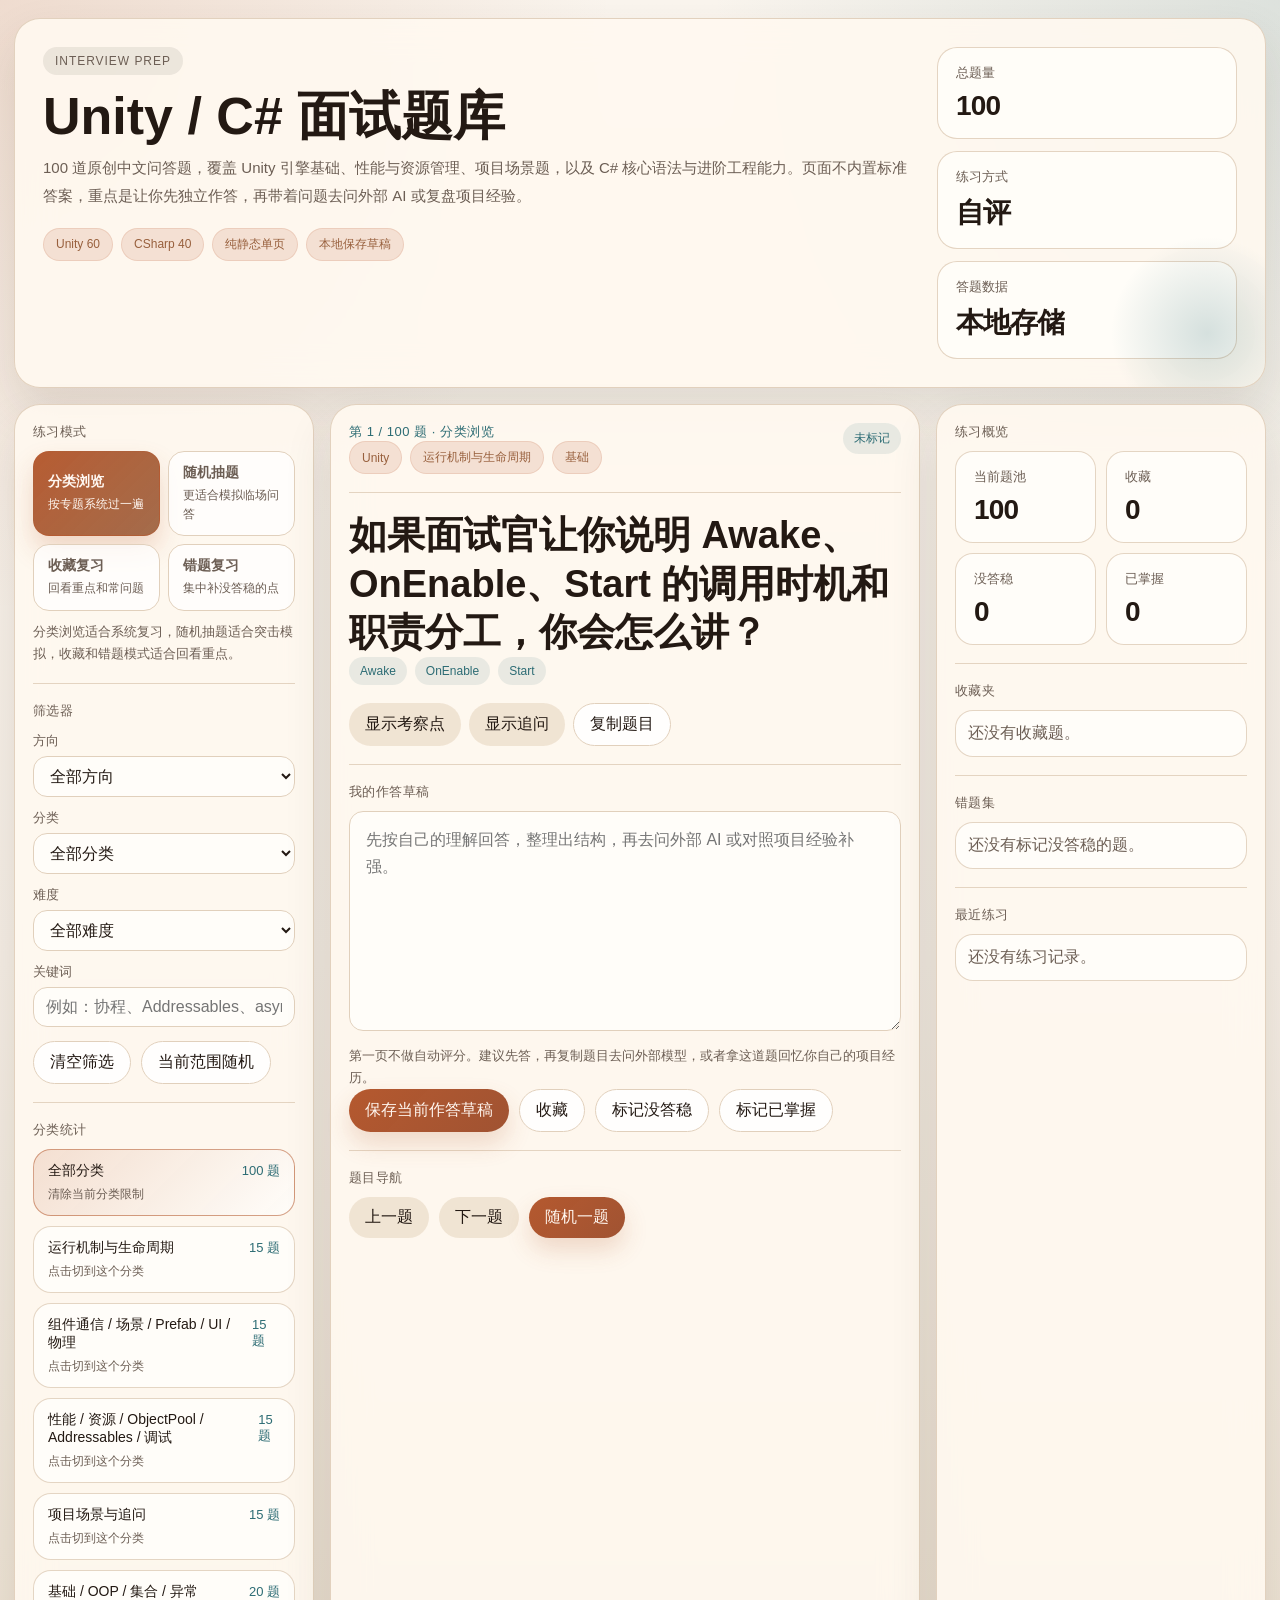
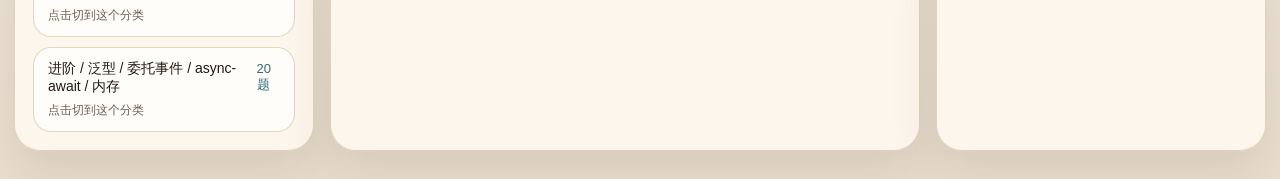
<file: InterviewPrep/index.html>
<!DOCTYPE html>
<html lang="zh-CN">
<head>
<meta charset="UTF-8">
<meta name="viewport" content="width=device-width, initial-scale=1.0">
<title>Unity / C# 面试题库</title>
<link rel="icon" href="data:image/svg+xml,%3Csvg xmlns='http://www.w3.org/2000/svg' viewBox='0 0 64 64'%3E%3Crect width='64' height='64' rx='16' fill='%23f3ddcf'/%3E%3Cpath d='M17 19h10l6 22h-6l-1.2-4.5h-6.6L18 41h-6l5-22zm3 13h4.4L22.2 24h-.1L20 32z' fill='%23b5592f'/%3E%3Cpath d='M39 21h8.5c7 0 11.5 3.9 11.5 10.1S54.6 42 47.7 42H39V21zm6 5v11h2.2c3.7 0 5.8-1.9 5.8-5.6 0-3.6-2.2-5.4-5.8-5.4H45z' fill='%232d6c74'/%3E%3C/svg%3E">
<link rel="stylesheet" href="styles.css">
</head>
<body>
<div class="page-shell">
  <header class="hero">
    <div class="hero-copy">
      <div class="hero-kicker">Interview Prep</div>
      <h1>Unity / C# 面试题库</h1>
      <p><span id="heroIntroCount">100</span> 道原创中文问答题，覆盖 Unity 引擎基础、性能与资源管理、项目场景题，以及 C# 核心语法与进阶工程能力。页面不内置标准答案，重点是让你先独立作答，再带着问题去问外部 AI 或复盘项目经验。</p>
      <div class="hero-tags">
        <span class="chip" id="heroUnityCount">Unity 60</span>
        <span class="chip" id="heroCSharpCount">CSharp 40</span>
        <span class="chip">纯静态单页</span>
        <span class="chip">本地保存草稿</span>
      </div>
    </div>
    <div class="hero-stats">
      <div class="stat-card">
        <div class="stat-label">总题量</div>
        <div class="stat-value" id="heroTotalCount">100</div>
      </div>
      <div class="stat-card">
        <div class="stat-label">练习方式</div>
        <div class="stat-value">自评</div>
      </div>
      <div class="stat-card">
        <div class="stat-label">答题数据</div>
        <div class="stat-value">本地存储</div>
      </div>
    </div>
  </header>

  <div class="layout">
    <aside class="panel sidebar">
      <section class="section">
        <div class="section-title">练习模式</div>
        <div class="mode-grid" id="modeButtons"></div>
        <p class="section-hint">分类浏览适合系统复习，随机抽题适合突击模拟，收藏和错题模式适合回看重点。</p>
      </section>

      <section class="section">
        <div class="section-title">筛选器</div>
        <label for="sectionFilter">方向</label>
        <select id="sectionFilter"></select>

        <label for="categoryFilter">分类</label>
        <select id="categoryFilter"></select>

        <label for="difficultyFilter">难度</label>
        <select id="difficultyFilter"></select>

        <label for="keywordInput">关键词</label>
        <input id="keywordInput" type="text" placeholder="例如：协程、Addressables、async">

        <div class="inline-actions compact">
          <button class="ghost" id="clearFiltersBtn" type="button">清空筛选</button>
          <button class="ghost" id="randomWithinFilterBtn" type="button">当前范围随机</button>
        </div>
      </section>

      <section class="section">
        <div class="section-title">分类统计</div>
        <div class="stat-list" id="categoryStats"></div>
      </section>
    </aside>

    <main class="panel main-panel">
      <section class="section main-header">
        <div class="question-overview">
          <div class="eyebrow" id="questionIndex">准备加载题库...</div>
          <div class="meta-row">
            <span class="meta-pill" id="questionSection">-</span>
            <span class="meta-pill" id="questionCategory">-</span>
            <span class="meta-pill" id="questionDifficulty">-</span>
          </div>
        </div>
        <div class="status-row" id="questionStatus"></div>
      </section>

      <section class="section" id="questionContent">
        <h2 class="question-title" id="questionPrompt">题目加载中...</h2>
        <div class="chip-row" id="questionTags"></div>
        <div class="question-tools">
          <button class="secondary" id="toggleIntentBtn" type="button">显示考察点</button>
          <button class="secondary" id="toggleFollowUpsBtn" type="button">显示追问</button>
          <button class="ghost" id="copyQuestionBtn" type="button">复制题目</button>
        </div>

        <div class="detail-card hidden" id="intentPanel">
          <div class="detail-title">考察点</div>
          <ul class="bullet-list" id="intentList"></ul>
        </div>

        <div class="detail-card hidden" id="followUpsPanel">
          <div class="detail-title">可能追问</div>
          <ul class="bullet-list" id="followUpList"></ul>
        </div>
      </section>

      <section class="section answer-section">
        <div class="section-title">我的作答草稿</div>
        <textarea id="draftInput" placeholder="先按自己的理解回答，整理出结构，再去问外部 AI 或对照项目经验补强。"></textarea>
        <p class="section-hint">第一页不做自动评分。建议先答，再复制题目去问外部模型，或者拿这道题回忆你自己的项目经历。</p>

        <div class="inline-actions">
          <button class="primary" id="saveDraftBtn" type="button">保存当前作答草稿</button>
          <button class="ghost" id="favoriteBtn" type="button">收藏</button>
          <button class="ghost" id="wrongBtn" type="button">标记没答稳</button>
          <button class="ghost" id="masteredBtn" type="button">标记已掌握</button>
        </div>
      </section>

      <section class="section nav-section">
        <div class="section-title">题目导航</div>
        <div class="inline-actions">
          <button class="secondary" id="prevBtn" type="button">上一题</button>
          <button class="secondary" id="nextBtn" type="button">下一题</button>
          <button class="primary" id="randomBtn" type="button">随机一题</button>
        </div>
      </section>

      <section class="empty-state hidden" id="emptyState">
        <div class="empty-title">当前筛选下没有可练习的题目</div>
        <p>可以先清空筛选，或者切回分类浏览，再重新抽题。</p>
        <div class="inline-actions">
          <button class="secondary" id="emptyClearFiltersBtn" type="button">清空筛选</button>
          <button class="ghost" id="switchBrowseBtn" type="button">切回分类浏览</button>
        </div>
      </section>
    </main>

    <aside class="panel side-panel">
      <section class="section">
        <div class="section-title">练习概览</div>
        <div class="summary-grid">
          <div class="summary-card">
            <div class="summary-label">当前题池</div>
            <div class="summary-value" id="poolCount">0</div>
          </div>
          <div class="summary-card">
            <div class="summary-label">收藏</div>
            <div class="summary-value" id="favoriteCount">0</div>
          </div>
          <div class="summary-card">
            <div class="summary-label">没答稳</div>
            <div class="summary-value" id="wrongCount">0</div>
          </div>
          <div class="summary-card">
            <div class="summary-label">已掌握</div>
            <div class="summary-value" id="masteredCount">0</div>
          </div>
        </div>
      </section>

      <section class="section">
        <div class="section-title">收藏夹</div>
        <div class="mini-list" id="favoritesList"></div>
      </section>

      <section class="section">
        <div class="section-title">错题集</div>
        <div class="mini-list" id="wrongList"></div>
      </section>

      <section class="section">
        <div class="section-title">最近练习</div>
        <div class="mini-list" id="historyList"></div>
      </section>
    </aside>
  </div>
</div>

<div class="toast" id="toast" aria-live="polite"></div>

<script src="questions.js"></script>
<script src="app.js"></script>
</body>
</html>
</file>
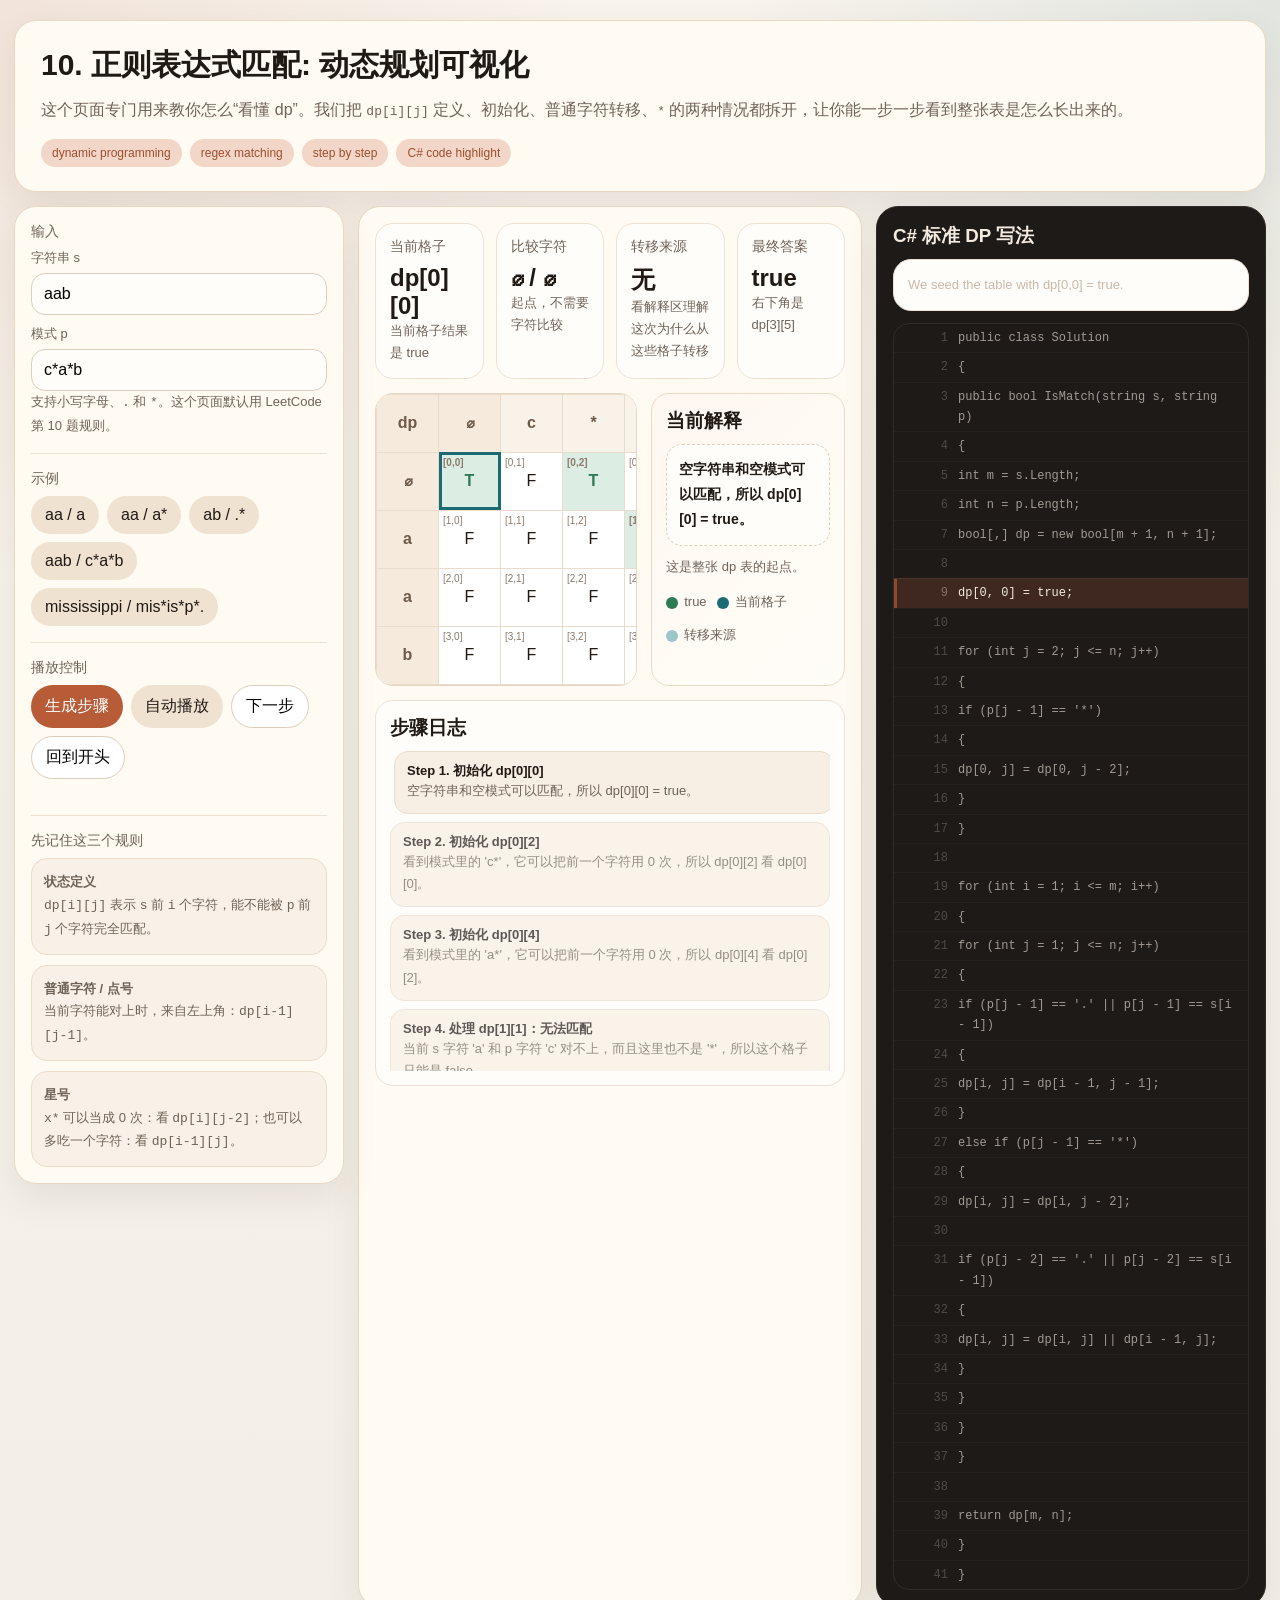
<file: Demos/regex-dp.html>
<!DOCTYPE html>
<html lang="zh-CN">
<head>
<meta charset="UTF-8">
<meta name="viewport" content="width=device-width, initial-scale=1.0">
<title>Regex DP Demo</title>
<style>
:root{
  --bg:#f3efe7;
  --panel:#fffaf2;
  --line:#e7d7c3;
  --ink:#201914;
  --muted:#6f6257;
  --accent:#b85c38;
  --accent-soft:#f2d7c9;
  --good:#2d7a54;
  --good-soft:#dceee4;
  --warn:#9c4f2e;
  --focus:#1c6b74;
  --code:#1d1a18;
}
*{box-sizing:border-box}
body{
  margin:0;
  background:
    radial-gradient(circle at top left, rgba(184,92,56,.10), transparent 28%),
    radial-gradient(circle at top right, rgba(28,107,116,.10), transparent 26%),
    linear-gradient(180deg, #f8f3ec 0%, var(--bg) 100%);
  color:var(--ink);
  font-family:"Microsoft YaHei UI","PingFang SC",sans-serif;
}
.page{max-width:1400px;margin:20px auto;padding:0 14px}
.hero,.panel{
  background:var(--panel);
  border:1px solid var(--line);
  border-radius:22px;
  box-shadow:0 14px 36px rgba(77,54,32,.09);
}
.hero{padding:24px 26px}
.hero h1{margin:0 0 10px;font-size:30px}
.hero p{margin:0;color:var(--muted);line-height:1.8}
.tags{display:flex;gap:8px;flex-wrap:wrap;margin-top:14px}
.tag{
  padding:7px 11px;border-radius:999px;
  background:var(--accent-soft);color:var(--warn);font-size:12px
}
.layout{display:grid;grid-template-columns:330px 1fr 390px;gap:14px;margin-top:14px}
.panel-inner{padding:16px}
.sticky{position:sticky;top:16px;align-self:start}
.section+.section{margin-top:16px;padding-top:16px;border-top:1px solid #eee1d4}
.title{font-size:14px;color:var(--muted);margin-bottom:8px}
label{display:block;font-size:13px;color:var(--muted);margin-bottom:6px}
textarea,input,button{font:inherit}
textarea,input[type=text]{width:100%;padding:11px 12px;border-radius:14px;border:1px solid #decdbc;background:#fffdf9}
textarea{min-height:74px;resize:vertical}
.btns{display:flex;gap:8px;flex-wrap:wrap}
button{
  border:0;border-radius:999px;padding:10px 14px;cursor:pointer;
  transition:transform .16s ease, background .16s ease, opacity .16s ease
}
button:hover{transform:translateY(-1px)}
.primary{background:var(--accent);color:#fff}
.secondary{background:#efe2d1;color:var(--ink)}
.ghost{background:#fff;border:1px solid #decdbc}
.status{display:grid;grid-template-columns:repeat(4,1fr);gap:12px}
.card,.box,.code-note-panel{
  background:#fffdf9;border:1px solid #eee1d4;border-radius:18px;padding:14px
}
.value{font-size:24px;font-weight:800;margin-top:6px}
.sub{font-size:13px;color:var(--muted);line-height:1.7}
.explain-grid{display:grid;grid-template-columns:1.15fr .85fr;gap:14px;margin-top:14px}
.table-wrap{overflow:auto;border-radius:18px;border:1px solid #e6d6c4;background:#fff}
table{border-collapse:collapse;width:max-content;min-width:100%}
th,td{
  width:62px;height:58px;border:1px solid #eadccd;
  text-align:center;vertical-align:middle;position:relative
}
th{
  background:#f9f2e8;font-weight:700;color:#6d5a4a
}
.axis-label{background:#f5eadc;font-weight:700}
.cell-true{background:var(--good-soft);color:var(--good);font-weight:800}
.cell-false{background:#fff}
.cell-current{outline:3px solid var(--focus);outline-offset:-3px;z-index:1}
.cell-source{
  box-shadow:inset 0 0 0 2px rgba(28,107,116,.30)
}
.tiny{
  position:absolute;left:4px;top:4px;
  font-size:10px;color:#8c7a6c
}
.logic{
  background:linear-gradient(135deg,#fff7f0 0%,#fffdf8 100%);
  border:1px solid #ecd9c4;border-radius:18px;padding:14px
}
.logic h3,.box h3,.code h3{margin:0 0 10px}
.logic p,.logic li,.step-log,.rule,.legend,.error,.help{font-size:13px;line-height:1.75;color:var(--muted)}
.rule-list{display:grid;gap:10px}
.rule{
  border-radius:16px;padding:12px;background:#f9f1e7;border:1px solid #ecdcc9
}
.legend{display:flex;gap:10px;flex-wrap:wrap}
.dot{
  display:inline-block;width:12px;height:12px;border-radius:999px;margin-right:6px;vertical-align:middle
}
.dot.true{background:var(--good)}
.dot.current{background:var(--focus)}
.dot.source{background:#9bc7cb}
.steps{display:grid;gap:8px;max-height:320px;overflow:auto}
.step{
  padding:10px 12px;border-radius:14px;background:#f7efe4;border:1px solid #eadccd;opacity:.72
}
.step.active{opacity:1;transform:translateX(4px)}
.step-title{font-weight:700;font-size:13px}
.error{color:#a54433;min-height:20px}
.code{
  background:var(--code);color:#f4eadf;border:1px solid #2f2a25;border-radius:22px
}
.codeblock{margin-top:12px;border:1px solid rgba(255,255,255,.08);border-radius:16px;overflow:hidden}
.cline{
  display:grid;grid-template-columns:42px 1fr;gap:10px;padding:4px 12px;
  font-family:Consolas,monospace;font-size:12px;line-height:1.7;
  border-top:1px solid rgba(255,255,255,.06)
}
.cline:first-child{border-top:0}
.cline.active{background:rgba(184,92,56,.22);box-shadow:inset 3px 0 0 rgba(184,92,56,.65)}
.cline.dim{opacity:.62}
.no{text-align:right;color:rgba(255,255,255,.35)}
.code-note{color:#c8b9aa;font-size:13px;line-height:1.7}
.formula{
  font-size:14px;line-height:1.8;background:#fffdf9;border:1px dashed #e2cfb8;padding:12px;border-radius:16px
}
@media(max-width:1180px){
  .layout{grid-template-columns:330px 1fr}
  .code{grid-column:1/-1}
  .sticky{position:static}
}
@media(max-width:860px){
  .layout,.status,.explain-grid{grid-template-columns:1fr}
}
</style>
</head>
<body>
<div class="page">
  <div class="hero">
    <h1>10. 正则表达式匹配: 动态规划可视化</h1>
    <p>这个页面专门用来教你怎么“看懂 dp”。我们把 <code>dp[i][j]</code> 定义、初始化、普通字符转移、<code>*</code> 的两种情况都拆开，让你能一步一步看到整张表是怎么长出来的。</p>
    <div class="tags">
      <span class="tag">dynamic programming</span>
      <span class="tag">regex matching</span>
      <span class="tag">step by step</span>
      <span class="tag">C# code highlight</span>
    </div>
  </div>

  <div class="layout">
    <div class="panel sticky">
      <div class="panel-inner">
        <div class="section">
          <div class="title">输入</div>
          <label for="sInput">字符串 s</label>
          <input id="sInput" type="text" value="aab">
          <label for="pInput" style="margin-top:10px">模式 p</label>
          <input id="pInput" type="text" value="c*a*b">
          <div class="help">支持小写字母、<code>.</code> 和 <code>*</code>。这个页面默认用 LeetCode 第 10 题规则。</div>
        </div>

        <div class="section">
          <div class="title">示例</div>
          <div class="btns">
            <button class="secondary" data-sample="aa|a">aa / a</button>
            <button class="secondary" data-sample="aa|a*">aa / a*</button>
            <button class="secondary" data-sample="ab|.*">ab / .*</button>
            <button class="secondary" data-sample="aab|c*a*b">aab / c*a*b</button>
            <button class="secondary" data-sample="mississippi|mis*is*p*.">mississippi / mis*is*p*.</button>
          </div>
        </div>

        <div class="section">
          <div class="title">播放控制</div>
          <div class="btns">
            <button class="primary" id="buildBtn">生成步骤</button>
            <button class="secondary" id="playBtn">自动播放</button>
            <button class="ghost" id="stepBtn">下一步</button>
            <button class="ghost" id="resetBtn">回到开头</button>
          </div>
          <div class="error" id="errorBox"></div>
        </div>

        <div class="section">
          <div class="title">先记住这三个规则</div>
          <div class="rule-list">
            <div class="rule"><strong>状态定义</strong><br><code>dp[i][j]</code> 表示 <code>s</code> 前 <code>i</code> 个字符，能不能被 <code>p</code> 前 <code>j</code> 个字符完全匹配。</div>
            <div class="rule"><strong>普通字符 / 点号</strong><br>当前字符能对上时，来自左上角：<code>dp[i-1][j-1]</code>。</div>
            <div class="rule"><strong>星号</strong><br><code>x*</code> 可以当成 0 次：看 <code>dp[i][j-2]</code>；也可以多吃一个字符：看 <code>dp[i-1][j]</code>。</div>
          </div>
        </div>
      </div>
    </div>

    <div class="panel">
      <div class="panel-inner">
        <div class="status">
          <div class="card">
            <div class="title">当前格子</div>
            <div class="value" id="cellValue">-</div>
            <div class="sub" id="cellSub">先生成步骤</div>
          </div>
          <div class="card">
            <div class="title">比较字符</div>
            <div class="value" id="charValue">-</div>
            <div class="sub" id="charSub">等待步骤</div>
          </div>
          <div class="card">
            <div class="title">转移来源</div>
            <div class="value" id="sourceValue">-</div>
            <div class="sub" id="sourceSub">等待步骤</div>
          </div>
          <div class="card">
            <div class="title">最终答案</div>
            <div class="value" id="answerValue">-</div>
            <div class="sub" id="answerSub">看右下角格子</div>
          </div>
        </div>

        <div class="explain-grid">
          <div class="table-wrap">
            <table id="dpTable"></table>
          </div>
          <div class="logic">
            <h3>当前解释</h3>
            <div class="formula" id="formulaBox">点击“生成步骤”后，这里会解释为什么当前这个格子是 true 或 false。</div>
            <p id="detailBox" style="margin-top:10px">这题难在 <code>*</code> 不是单独匹配自己，而是控制前一个字符重复多少次。</p>
            <div class="legend" style="margin-top:12px">
              <span><span class="dot true"></span>true</span>
              <span><span class="dot current"></span>当前格子</span>
              <span><span class="dot source"></span>转移来源</span>
            </div>
          </div>
        </div>

        <div class="box" style="margin-top:14px">
          <h3>步骤日志</h3>
          <div class="steps" id="stepList"></div>
        </div>
      </div>
    </div>

    <div class="panel code">
      <div class="panel-inner">
        <h3>C# 标准 DP 写法</h3>
        <div class="code-note-panel">
          <div class="code-note" id="codeExplain">当前步骤会高亮对应代码段，帮助你把“表格上的动作”和“代码里的 if/else”连起来。</div>
        </div>
        <div class="codeblock" id="codeBlock"></div>
      </div>
    </div>
  </div>
</div>

<script>
const codeLines = [
"public class Solution",
"{",
"    public bool IsMatch(string s, string p)",
"    {",
"        int m = s.Length;",
"        int n = p.Length;",
"        bool[,] dp = new bool[m + 1, n + 1];",
"",
"        dp[0, 0] = true;",
"",
"        for (int j = 2; j <= n; j++)",
"        {",
"            if (p[j - 1] == '*')",
"            {",
"                dp[0, j] = dp[0, j - 2];",
"            }",
"        }",
"",
"        for (int i = 1; i <= m; i++)",
"        {",
"            for (int j = 1; j <= n; j++)",
"            {",
"                if (p[j - 1] == '.' || p[j - 1] == s[i - 1])",
"                {",
"                    dp[i, j] = dp[i - 1, j - 1];",
"                }",
"                else if (p[j - 1] == '*')",
"                {",
"                    dp[i, j] = dp[i, j - 2];",
"",
"                    if (p[j - 2] == '.' || p[j - 2] == s[i - 1])",
"                    {",
"                        dp[i, j] = dp[i, j] || dp[i - 1, j];",
"                    }",
"                }",
"            }",
"        }",
"",
"        return dp[m, n];",
"    }",
"}"
];

const $ = id => document.getElementById(id);
const el = {
  sInput: $("sInput"),
  pInput: $("pInput"),
  build: $("buildBtn"),
  play: $("playBtn"),
  step: $("stepBtn"),
  reset: $("resetBtn"),
  error: $("errorBox"),
  dpTable: $("dpTable"),
  stepList: $("stepList"),
  cellValue: $("cellValue"),
  cellSub: $("cellSub"),
  charValue: $("charValue"),
  charSub: $("charSub"),
  sourceValue: $("sourceValue"),
  sourceSub: $("sourceSub"),
  answerValue: $("answerValue"),
  answerSub: $("answerSub"),
  formulaBox: $("formulaBox"),
  detailBox: $("detailBox"),
  codeExplain: $("codeExplain"),
  codeBlock: $("codeBlock")
};

const state = {
  steps: [],
  index: 0,
  timer: null,
  data: null
};

function validateInput(s, p) {
  if (s.length > 20 || p.length > 20) {
    throw new Error("为了方便展示，这个页面要求 s 和 p 长度都不超过 20。");
  }
  if (!/^[a-z]*$/.test(s)) {
    throw new Error("字符串 s 这里只接受小写字母。");
  }
  if (!/^[a-z.*]*$/.test(p)) {
    throw new Error("模式 p 这里只接受小写字母、. 和 *。");
  }
  for (let i = 0; i < p.length; i++) {
    if (p[i] === '*') {
      if (i === 0 || p[i - 1] === '*') {
        throw new Error("模式不合法：'*' 不能出现在开头，也不能连续出现。");
      }
    }
  }
}

function emptyMatrix(rows, cols, value) {
  return Array.from({ length: rows }, () => Array(cols).fill(value));
}

function snapshotDp(dp) {
  return dp.map(row => row.slice());
}

function charMatch(sc, pc) {
  return pc === '.' || sc === pc;
}

function buildSteps(s, p) {
  validateInput(s, p);
  const m = s.length;
  const n = p.length;
  const dp = emptyMatrix(m + 1, n + 1, false);
  const steps = [];

  dp[0][0] = true;
  steps.push({
    phase: "base",
    i: 0,
    j: 0,
    value: true,
    sources: [],
    title: "初始化 dp[0][0]",
    explain: "空字符串和空模式可以匹配，所以 dp[0][0] = true。",
    detail: "这是整张 dp 表的起点。",
    codeLines: [9],
    codeText: "We seed the table with dp[0,0] = true."
  });

  for (let j = 2; j <= n; j++) {
    if (p[j - 1] === '*') {
      dp[0][j] = dp[0][j - 2];
      steps.push({
        phase: "empty-star",
        i: 0,
        j,
        value: dp[0][j],
        sources: [{ i: 0, j: j - 2 }],
        title: `初始化 dp[0][${j}]`,
        explain: `看到模式里的 '${p[j - 2]}*'，它可以把前一个字符用 0 次，所以 dp[0][${j}] 看 dp[0][${j - 2}]。`,
        detail: `空串只能和“可以整体删掉”的模式匹配，比如 a*、a*b*、c*a*b*。当前结果是 ${dp[0][j] ? "true" : "false"}。`,
        codeLines: [11,12,13,14,15,16],
        codeText: "When p[j-1] is '*', empty string can inherit from dp[0, j-2]."
      });
    }
  }

  for (let i = 1; i <= m; i++) {
    for (let j = 1; j <= n; j++) {
      const sc = s[i - 1];
      const pc = p[j - 1];

      if (pc === '.' || pc === sc) {
        dp[i][j] = dp[i - 1][j - 1];
        steps.push({
          phase: "direct",
          i,
          j,
          value: dp[i][j],
          sources: [{ i: i - 1, j: j - 1 }],
          title: `处理 dp[${i}][${j}]：普通匹配`,
          explain: `当前 s 字符 '${sc}' 和 p 字符 '${pc}' 能直接匹配，所以看左上角 dp[${i - 1}][${j - 1}]。`,
          detail: `普通字符或 '.' 都只能各自消耗一个字符，所以来源只有左上角。当前结果是 ${dp[i][j] ? "true" : "false"}。`,
          codeLines: [23,24,25],
          codeText: "Direct match or '.' means the cell inherits from dp[i-1, j-1]."
        });
      } else if (pc === '*') {
        const zeroUse = dp[i][j - 2];
        let multiUse = false;
        let canRepeat = false;

        if (j >= 2 && charMatch(sc, p[j - 2])) {
          canRepeat = true;
          multiUse = dp[i - 1][j];
        }

        dp[i][j] = zeroUse || multiUse;

        steps.push({
          phase: "star",
          i,
          j,
          value: dp[i][j],
          sources: canRepeat
            ? [{ i, j: j - 2 }, { i: i - 1, j }]
            : [{ i, j: j - 2 }],
          title: `处理 dp[${i}][${j}]：星号匹配`,
          explain: canRepeat
            ? `当前是 '${p[j - 2]}*'。它可以不用，看 dp[${i}][${j - 2}]；也可以继续吃一个 '${sc}'，看 dp[${i - 1}][${j}]。`
            : `当前是 '${p[j - 2]}*'，但 '${p[j - 2]}' 和 '${sc}' 对不上，所以只能把 '${p[j - 2]}*' 当成出现 0 次，去看 dp[${i}][${j - 2}]。`,
          detail: canRepeat
            ? `星号最核心就是“两条路”同时存在：0 次 or 多次。当前结果 = ${zeroUse} || ${multiUse} => ${dp[i][j]}.`
            : `因为前一个字符和当前 s 字符不能匹配，星号这次没有资格“继续吃字符”，只剩下 0 次这条路。当前结果是 ${dp[i][j] ? "true" : "false"}。`,
          codeLines: canRepeat ? [27,28,29,31,32,33,34] : [27,28,29,31,32,33,34],
          codeText: "For '*', first try zero usage via dp[i, j-2], then optionally consume one more char via dp[i-1, j]."
        });
      } else {
        dp[i][j] = false;
        steps.push({
          phase: "mismatch",
          i,
          j,
          value: false,
          sources: [],
          title: `处理 dp[${i}][${j}]：无法匹配`,
          explain: `当前 s 字符 '${sc}' 和 p 字符 '${pc}' 对不上，而且这里也不是 '*'，所以这个格子只能是 false。`,
          detail: "普通字符匹配不上时，没有别的转移路径。",
          codeLines: [23,27],
          codeText: "Neither direct match nor '*' branch applies, so the cell remains false."
        });
      }
    }
  }

  steps.push({
    phase: "answer",
    i: m,
    j: n,
    value: dp[m][n],
    sources: [{ i: m, j: n }],
    title: "查看最终答案",
    explain: `右下角 dp[${m}][${n}] 就是最终答案：${dp[m][n]}.`,
    detail: "因为它表示“整个字符串 s”能不能被“整个模式 p”完全匹配。",
    codeLines: [39],
    codeText: "The answer is the bottom-right cell dp[m, n]."
  });

  return { s, p, dp, steps };
}

function renderCode(lines, text) {
  const active = new Set(lines);
  el.codeBlock.innerHTML = "";
  codeLines.forEach((line, idx) => {
    const row = document.createElement("div");
    row.className = "cline";
    if (active.size > 0) {
      row.classList.add(active.has(idx + 1) ? "active" : "dim");
    }
    row.innerHTML = `<div class="no">${idx + 1}</div><div>${line || " "}</div>`;
    el.codeBlock.appendChild(row);
  });
  el.codeExplain.textContent = text;
}

function labelForPrefix(text, count) {
  if (count === 0) {
    return "∅";
  }
  return text[count - 1];
}

function renderTable() {
  if (!state.data) {
    el.dpTable.innerHTML = "";
    return;
  }
  const { s, p, dp } = state.data;
  const current = state.steps[state.index];
  const sourceKey = new Set((current.sources || []).map(pos => `${pos.i},${pos.j}`));
  let html = "<tr><th class='axis-label'>dp</th><th class='axis-label'>∅</th>";
  for (let j = 1; j <= p.length; j++) {
    html += `<th>${p[j - 1]}</th>`;
  }
  html += "</tr>";

  for (let i = 0; i <= s.length; i++) {
    html += `<tr><th class='axis-label'>${labelForPrefix(s, i)}</th>`;
    for (let j = 0; j <= p.length; j++) {
      const classes = [];
      classes.push(dp[i][j] ? "cell-true" : "cell-false");
      if (current.i === i && current.j === j) {
        classes.push("cell-current");
      }
      if (sourceKey.has(`${i},${j}`)) {
        classes.push("cell-source");
      }
      html += `<td class="${classes.join(" ")}"><span class="tiny">[${i},${j}]</span>${dp[i][j] ? "T" : "F"}</td>`;
    }
    html += "</tr>";
  }
  el.dpTable.innerHTML = html;
}

function renderSteps() {
  el.stepList.innerHTML = "";
  state.steps.forEach((step, idx) => {
    const item = document.createElement("div");
    item.className = "step" + (idx === state.index ? " active" : "");
    item.innerHTML = `<div class="step-title">Step ${idx + 1}. ${step.title}</div><div class="step-log">${step.explain}</div>`;
    el.stepList.appendChild(item);
  });
}

function renderCurrent() {
  if (!state.data || !state.steps.length) {
    renderCode([], "当前步骤会高亮对应代码段，帮助你把“表格上的动作”和“代码里的 if/else”连起来。");
    return;
  }
  const step = state.steps[state.index];
  const sChar = step.i > 0 ? state.data.s[step.i - 1] : "∅";
  const pChar = step.j > 0 ? state.data.p[step.j - 1] : "∅";

  renderTable();
  renderSteps();

  el.cellValue.textContent = `dp[${step.i}][${step.j}]`;
  el.cellSub.textContent = step.value ? "当前格子结果是 true" : "当前格子结果是 false";
  el.charValue.textContent = `${sChar} / ${pChar}`;
  el.charSub.textContent = step.phase === "base" ? "起点，不需要字符比较" : `当前看的是 s[${Math.max(0, step.i - 1)}] 和 p[${Math.max(0, step.j - 1)}]`;
  el.sourceValue.textContent = (step.sources || []).length ? step.sources.map(pos => `dp[${pos.i}][${pos.j}]`).join(" , ") : "无";
  el.sourceSub.textContent = step.phase === "star" ? "星号最多会有两条来源" : "看解释区理解这次为什么从这些格子转移";
  el.answerValue.textContent = String(state.data.dp[state.data.s.length][state.data.p.length]);
  el.answerSub.textContent = `右下角是 dp[${state.data.s.length}][${state.data.p.length}]`;
  el.formulaBox.innerHTML = `<strong>${step.explain}</strong>`;
  el.detailBox.innerHTML = step.detail;
  renderCode(step.codeLines || [], step.codeText || "");
}

function stopPlay() {
  if (state.timer !== null) {
    clearInterval(state.timer);
    state.timer = null;
    el.play.textContent = "自动播放";
  }
}

function build() {
  stopPlay();
  el.error.textContent = "";
  try {
    state.data = buildSteps(el.sInput.value.trim(), el.pInput.value.trim());
    state.steps = state.data.steps;
    state.index = 0;
    renderCurrent();
  } catch (err) {
    state.data = null;
    state.steps = [];
    state.index = 0;
    el.error.textContent = err.message;
    el.dpTable.innerHTML = "";
    el.stepList.innerHTML = "";
    el.cellValue.textContent = "-";
    el.cellSub.textContent = "先生成步骤";
    el.charValue.textContent = "-";
    el.charSub.textContent = "等待步骤";
    el.sourceValue.textContent = "-";
    el.sourceSub.textContent = "等待步骤";
    el.answerValue.textContent = "-";
    el.answerSub.textContent = "看右下角格子";
    el.formulaBox.textContent = "点击“生成步骤”后，这里会解释为什么当前这个格子是 true 或 false。";
    el.detailBox.textContent = "这题难在 * 不是单独匹配自己，而是控制前一个字符重复多少次。";
    renderCode([], "当前步骤会高亮对应代码段，帮助你把“表格上的动作”和“代码里的 if/else”连起来。");
  }
}

function nextStep() {
  if (!state.steps.length) {
    build();
    return;
  }
  if (state.index < state.steps.length - 1) {
    state.index++;
    renderCurrent();
  } else {
    stopPlay();
  }
}

function resetSteps() {
  stopPlay();
  if (!state.steps.length) {
    build();
    return;
  }
  state.index = 0;
  renderCurrent();
}

function togglePlay() {
  if (!state.steps.length) {
    build();
    if (!state.steps.length) {
      return;
    }
  }
  if (state.timer !== null) {
    stopPlay();
    return;
  }
  el.play.textContent = "暂停";
  state.timer = setInterval(() => {
    if (state.index >= state.steps.length - 1) {
      stopPlay();
      return;
    }
    nextStep();
  }, 950);
}

document.querySelectorAll("[data-sample]").forEach(btn => {
  btn.addEventListener("click", () => {
    const [s, p] = btn.dataset.sample.split("|");
    el.sInput.value = s;
    el.pInput.value = p;
    build();
  });
});

el.build.addEventListener("click", build);
el.play.addEventListener("click", togglePlay);
el.step.addEventListener("click", nextStep);
el.reset.addEventListener("click", resetSteps);

renderCode([], "当前步骤会高亮对应代码段，帮助你把“表格上的动作”和“代码里的 if/else”连起来。");
build();
</script>
</body>
</html>
</file>
<file: InterviewPrep/styles.css>
:root {
  --bg: #f4ede4;
  --bg-deep: #eadfcf;
  --panel: rgba(255, 249, 240, 0.9);
  --panel-strong: #fffdf9;
  --line: #e1d0bc;
  --ink: #231913;
  --muted: #6c5e54;
  --accent: #b5592f;
  --accent-soft: #f3ddcf;
  --teal: #2d6c74;
  --teal-soft: #dcecef;
  --good: #2f7455;
  --good-soft: #dceee3;
  --warn: #98603d;
  --warn-soft: #f3e5d7;
  --danger: #9a3f35;
  --danger-soft: #f4dbd7;
  --shadow: 0 22px 48px rgba(68, 47, 30, 0.12);
}

* {
  box-sizing: border-box;
}

html {
  scroll-behavior: smooth;
}

body {
  margin: 0;
  min-height: 100vh;
  color: var(--ink);
  font-family: "Microsoft YaHei UI", "PingFang SC", "Segoe UI", sans-serif;
  background:
    radial-gradient(circle at 0% 0%, rgba(181, 89, 47, 0.16), transparent 28%),
    radial-gradient(circle at 100% 0%, rgba(45, 108, 116, 0.14), transparent 26%),
    linear-gradient(180deg, #faf5ee 0%, var(--bg) 54%, var(--bg-deep) 100%);
}

button,
input,
select,
textarea {
  font: inherit;
}

button {
  border: 0;
  cursor: pointer;
  transition: transform 0.16s ease, box-shadow 0.16s ease, background 0.16s ease, border-color 0.16s ease;
}

button:hover {
  transform: translateY(-1px);
}

button:disabled {
  opacity: 0.45;
  cursor: not-allowed;
  transform: none;
}

input,
select,
textarea {
  width: 100%;
  border-radius: 14px;
  border: 1px solid var(--line);
  background: #fffdf9;
  color: var(--ink);
}

input,
select {
  padding: 10px 12px;
}

textarea {
  min-height: 220px;
  padding: 14px 16px;
  resize: vertical;
  line-height: 1.7;
}

.page-shell {
  max-width: 1500px;
  margin: 0 auto;
  padding: 18px 14px 28px;
}

.hero,
.panel {
  border-radius: 26px;
  border: 1px solid rgba(225, 208, 188, 0.95);
  background: var(--panel);
  box-shadow: var(--shadow);
  backdrop-filter: blur(18px);
}

.hero {
  display: grid;
  grid-template-columns: minmax(0, 1fr) 300px;
  gap: 18px;
  padding: 28px;
  position: relative;
  overflow: hidden;
}

.hero::after {
  content: "";
  position: absolute;
  right: -42px;
  bottom: -46px;
  width: 200px;
  height: 200px;
  border-radius: 50%;
  background: radial-gradient(circle, rgba(45, 108, 116, 0.2), transparent 68%);
}

.hero-kicker {
  display: inline-flex;
  align-items: center;
  gap: 8px;
  padding: 7px 12px;
  border-radius: 999px;
  background: rgba(35, 25, 19, 0.08);
  color: var(--muted);
  font-size: 12px;
  letter-spacing: 0.08em;
  text-transform: uppercase;
}

.hero h1 {
  margin: 14px 0 10px;
  font-size: clamp(32px, 4.4vw, 52px);
  line-height: 1.06;
}

.hero p {
  margin: 0;
  max-width: 900px;
  color: var(--muted);
  line-height: 1.85;
  font-size: 15px;
}

.hero-tags {
  display: flex;
  flex-wrap: wrap;
  gap: 8px;
  margin-top: 18px;
}

.chip,
.meta-pill {
  display: inline-flex;
  align-items: center;
  padding: 7px 12px;
  border-radius: 999px;
  font-size: 12px;
  border: 1px solid rgba(181, 89, 47, 0.14);
  background: rgba(243, 221, 207, 0.86);
  color: var(--warn);
}

.hero-stats {
  display: grid;
  gap: 12px;
}

.stat-card,
.summary-card {
  padding: 16px 18px;
  border-radius: 20px;
  border: 1px solid rgba(225, 208, 188, 0.9);
  background: rgba(255, 253, 249, 0.94);
}

.stat-label,
.summary-label {
  color: var(--muted);
  font-size: 13px;
}

.stat-value,
.summary-value {
  margin-top: 8px;
  font-size: 28px;
  font-weight: 800;
  letter-spacing: -0.03em;
}

.layout {
  display: grid;
  grid-template-columns: 300px minmax(0, 1fr) 330px;
  gap: 16px;
  margin-top: 16px;
}

.panel {
  padding: 18px;
  animation: rise 0.4s ease both;
}

.section + .section {
  margin-top: 18px;
  padding-top: 18px;
  border-top: 1px solid rgba(225, 208, 188, 0.9);
}

.section-title {
  margin-bottom: 10px;
  color: var(--muted);
  font-size: 13px;
  letter-spacing: 0.03em;
}

label {
  display: block;
  margin: 12px 0 6px;
  color: var(--muted);
  font-size: 13px;
}

.section-hint {
  margin: 10px 0 0;
  color: var(--muted);
  font-size: 13px;
  line-height: 1.7;
}

.mode-grid {
  display: grid;
  grid-template-columns: 1fr 1fr;
  gap: 8px;
}

.mode-button {
  text-align: left;
  padding: 12px 14px;
  border-radius: 16px;
  border: 1px solid var(--line);
  background: rgba(255, 255, 255, 0.72);
  color: var(--muted);
}

.mode-button.active {
  background: linear-gradient(135deg, rgba(181, 89, 47, 0.98), rgba(156, 96, 61, 0.92));
  border-color: rgba(181, 89, 47, 0.5);
  color: #fff7f1;
  box-shadow: 0 14px 26px rgba(181, 89, 47, 0.22);
}

.mode-button strong {
  display: block;
  font-size: 14px;
}

.mode-button span {
  display: block;
  margin-top: 4px;
  font-size: 12px;
  line-height: 1.55;
}

.main-header {
  display: flex;
  align-items: flex-start;
  justify-content: space-between;
  gap: 16px;
}

.eyebrow {
  color: var(--teal);
  font-size: 13px;
  letter-spacing: 0.04em;
  text-transform: uppercase;
}

.meta-row,
.status-row,
.chip-row,
.inline-actions,
.question-tools {
  display: flex;
  flex-wrap: wrap;
  gap: 8px;
}

.status-tag,
.tag-chip {
  display: inline-flex;
  align-items: center;
  padding: 7px 11px;
  border-radius: 999px;
  font-size: 12px;
  background: rgba(45, 108, 116, 0.1);
  color: var(--teal);
}

.status-tag.favorite {
  background: var(--warn-soft);
  color: var(--warn);
}

.status-tag.wrong {
  background: var(--danger-soft);
  color: var(--danger);
}

.status-tag.mastered {
  background: var(--good-soft);
  color: var(--good);
}

.question-title {
  margin: 0;
  font-size: clamp(26px, 3vw, 38px);
  line-height: 1.28;
}

.question-tools {
  margin-top: 18px;
}

.detail-card,
.empty-state,
.list-item,
.summary-card,
.stat-item {
  border-radius: 18px;
  border: 1px solid rgba(225, 208, 188, 0.88);
  background: var(--panel-strong);
}

.detail-card {
  margin-top: 14px;
  padding: 16px;
}

.detail-title {
  font-size: 14px;
  color: var(--muted);
  margin-bottom: 8px;
}

.bullet-list {
  margin: 0;
  padding-left: 18px;
  line-height: 1.8;
}

.inline-actions {
  gap: 10px;
}

.inline-actions.compact {
  margin-top: 14px;
}

.primary,
.secondary,
.ghost {
  padding: 10px 16px;
  border-radius: 999px;
}

.primary {
  background: linear-gradient(135deg, rgba(181, 89, 47, 1), rgba(155, 74, 40, 0.95));
  color: #fff6ef;
  box-shadow: 0 12px 24px rgba(181, 89, 47, 0.2);
}

.secondary {
  background: rgba(239, 226, 209, 0.92);
  color: var(--ink);
}

.ghost {
  border: 1px solid var(--line);
  background: rgba(255, 255, 255, 0.84);
  color: var(--ink);
}

.summary-grid {
  display: grid;
  grid-template-columns: 1fr 1fr;
  gap: 10px;
}

.mini-list {
  display: grid;
  gap: 10px;
}

.list-item {
  width: 100%;
  padding: 12px;
  text-align: left;
}

.list-item:hover {
  border-color: rgba(181, 89, 47, 0.5);
  box-shadow: 0 12px 24px rgba(181, 89, 47, 0.08);
}

.list-item-id {
  color: var(--teal);
  font-size: 12px;
}

.list-item-title {
  margin-top: 6px;
  font-size: 13px;
  line-height: 1.65;
  color: var(--ink);
}

.list-item-meta {
  margin-top: 8px;
  color: var(--muted);
  font-size: 12px;
}

.list-item.empty {
  color: var(--muted);
  cursor: default;
}

.stat-list {
  display: grid;
  gap: 10px;
}

.stat-item {
  width: 100%;
  padding: 12px 14px;
  text-align: left;
}

.stat-item.active {
  border-color: rgba(181, 89, 47, 0.55);
  background: linear-gradient(135deg, rgba(243, 221, 207, 0.94), rgba(255, 253, 249, 0.96));
}

.stat-item-head {
  display: flex;
  justify-content: space-between;
  gap: 12px;
  align-items: center;
}

.stat-item-name {
  font-size: 14px;
  color: var(--ink);
}

.stat-item-count {
  font-size: 13px;
  color: var(--teal);
}

.stat-item-sub {
  margin-top: 6px;
  color: var(--muted);
  font-size: 12px;
}

.empty-state {
  margin-top: 18px;
  padding: 20px;
}

.empty-title {
  font-size: 20px;
  font-weight: 700;
}

.empty-state p {
  margin: 8px 0 0;
  color: var(--muted);
  line-height: 1.7;
}

.toast {
  position: fixed;
  right: 18px;
  bottom: 18px;
  min-width: 220px;
  max-width: min(420px, calc(100vw - 36px));
  padding: 12px 16px;
  border-radius: 16px;
  background: rgba(35, 25, 19, 0.92);
  color: #fffaf3;
  opacity: 0;
  pointer-events: none;
  transform: translateY(12px);
  transition: opacity 0.18s ease, transform 0.18s ease;
  box-shadow: 0 18px 40px rgba(20, 14, 10, 0.28);
}

.toast.show {
  opacity: 1;
  transform: translateY(0);
}

.hidden {
  display: none;
}

@keyframes rise {
  from {
    opacity: 0;
    transform: translateY(10px);
  }

  to {
    opacity: 1;
    transform: translateY(0);
  }
}

@media (max-width: 1220px) {
  .layout {
    grid-template-columns: 290px minmax(0, 1fr);
  }

  .side-panel {
    grid-column: 1 / -1;
  }

  .hero {
    grid-template-columns: 1fr;
  }
}

@media (max-width: 860px) {
  .page-shell {
    padding: 12px 12px 24px;
  }

  .layout,
  .mode-grid,
  .summary-grid {
    grid-template-columns: 1fr;
  }

  .main-header {
    flex-direction: column;
  }

  .panel,
  .hero {
    border-radius: 22px;
    padding: 16px;
  }

  .question-title {
    font-size: 24px;
  }

  textarea {
    min-height: 180px;
  }

  .toast {
    left: 12px;
    right: 12px;
    bottom: 12px;
    max-width: none;
  }
}
</file>
